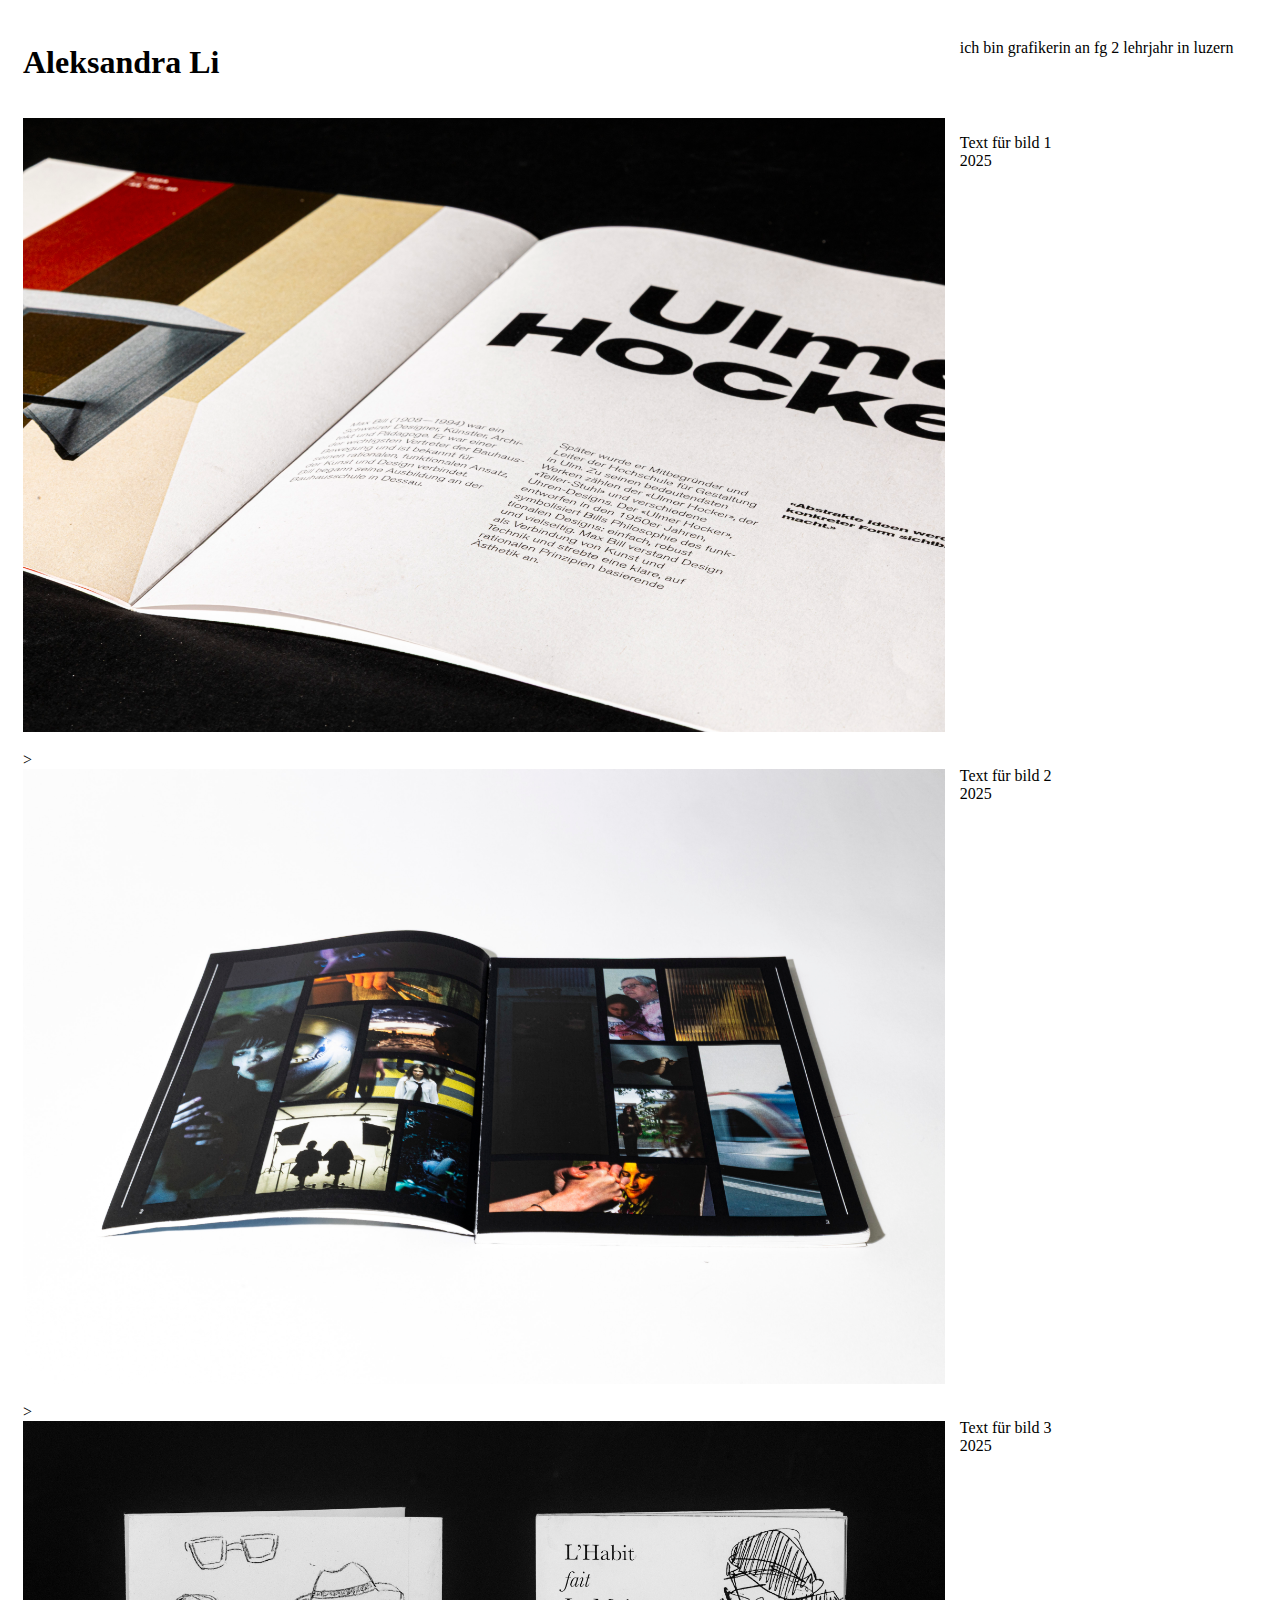
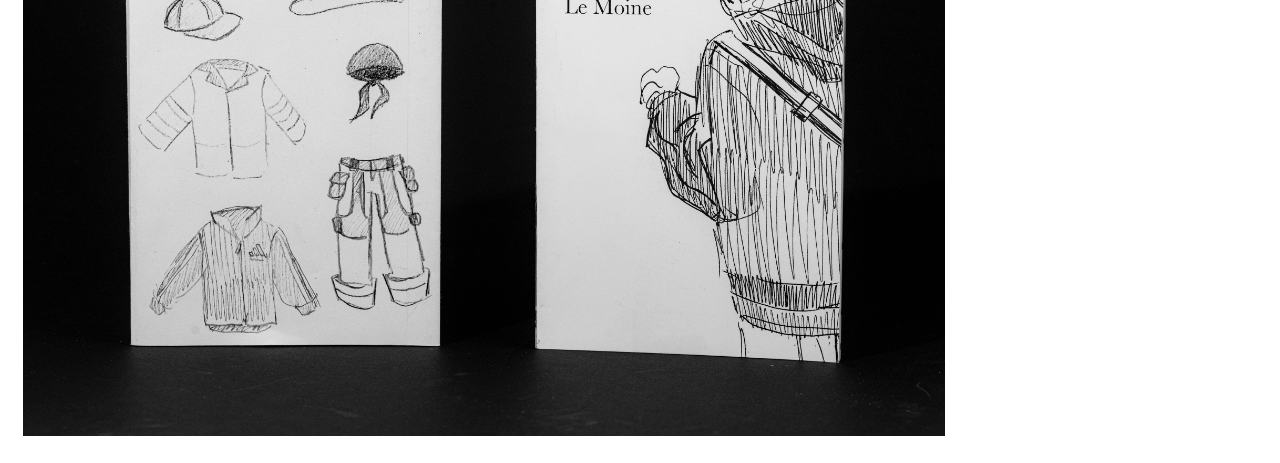
<file: index_v1.html>
<!DOCTYPE html>
<html lang="en">

  <head>
    <meta charset="UTF-8" />
    <meta name="viewport" content="width=device-width, initial-scale=1.0" />
    <meta name="aleklii" content="Aleksandra Li" />
    <meta name="description" content="TEXT FÜR UNTERZEILE IN SUCHMASCHINEN HIER EINGEBEN"/>
    <link rel="stylesheet" href="style_v1.css" />
    <title>TITEL FÜR BROWSERLEISTE EINGEBEN</title>
  </head>
  
  <body>
    <!-- all your content will go here -->
    <div class="grid-container">
      <div class="name">
       <h1>Aleksandra Li</h1>
      </div>
      <div class="bio">
        <p>
          ich bin grafikerin an fg 2 lehrjahr in luzern
        </p>
      </div>
      <div class="image-1">
        <img src="data/DesigneObjekte4.jpg">
      </div>
      <div class="image-2">
        ><img src="data/layout2.jpg">
      </div>
      <div class="image-3">
        ><img src="data/paris.jpg">
      </div>
      <div class="text-1">
        <p>
          Text für bild 1 <br /> 
          2025
        </p>
      </div>
       <div class="text-2">
        <p>
          Text für bild 2 <br /> 
          2025
        </p>
      </div>
       <div class="text-3">
        <p>
          Text für bild 3 <br /> 
          2025
        </p>
      </div>
    </div>
  </body>
  
</html>
</file>
<file: style_v1.css>
img{
    max-width: 100%;
    height: auto;
}

.grid-container {
display: grid;
padding: 15px 15px 15px 15px;
gap: 15px;
grid-template-columns: 1fr 1fr 1fr 1fr;
grid-template-areas:
"name name name bio"
"image-1 image-1 image-1 text-1"
"image-2 image-2 image-2 text-2"
"image-3 image-3 image-3 text-3";
}

.name{
    grid-area: name;
}

.bio{
  grid-area: bio;  
}

.image-1{
    grid-area: image-1;
}

.image-2{
    grid-area: image-2;
}

.image-3{
    grid-area: image-3;

}
.text-1{
    grid-area: text-1;
}


.text-2{
    grid-area: text-2;
}

.text-3{
    grid-area: text-3;
}
</file>
